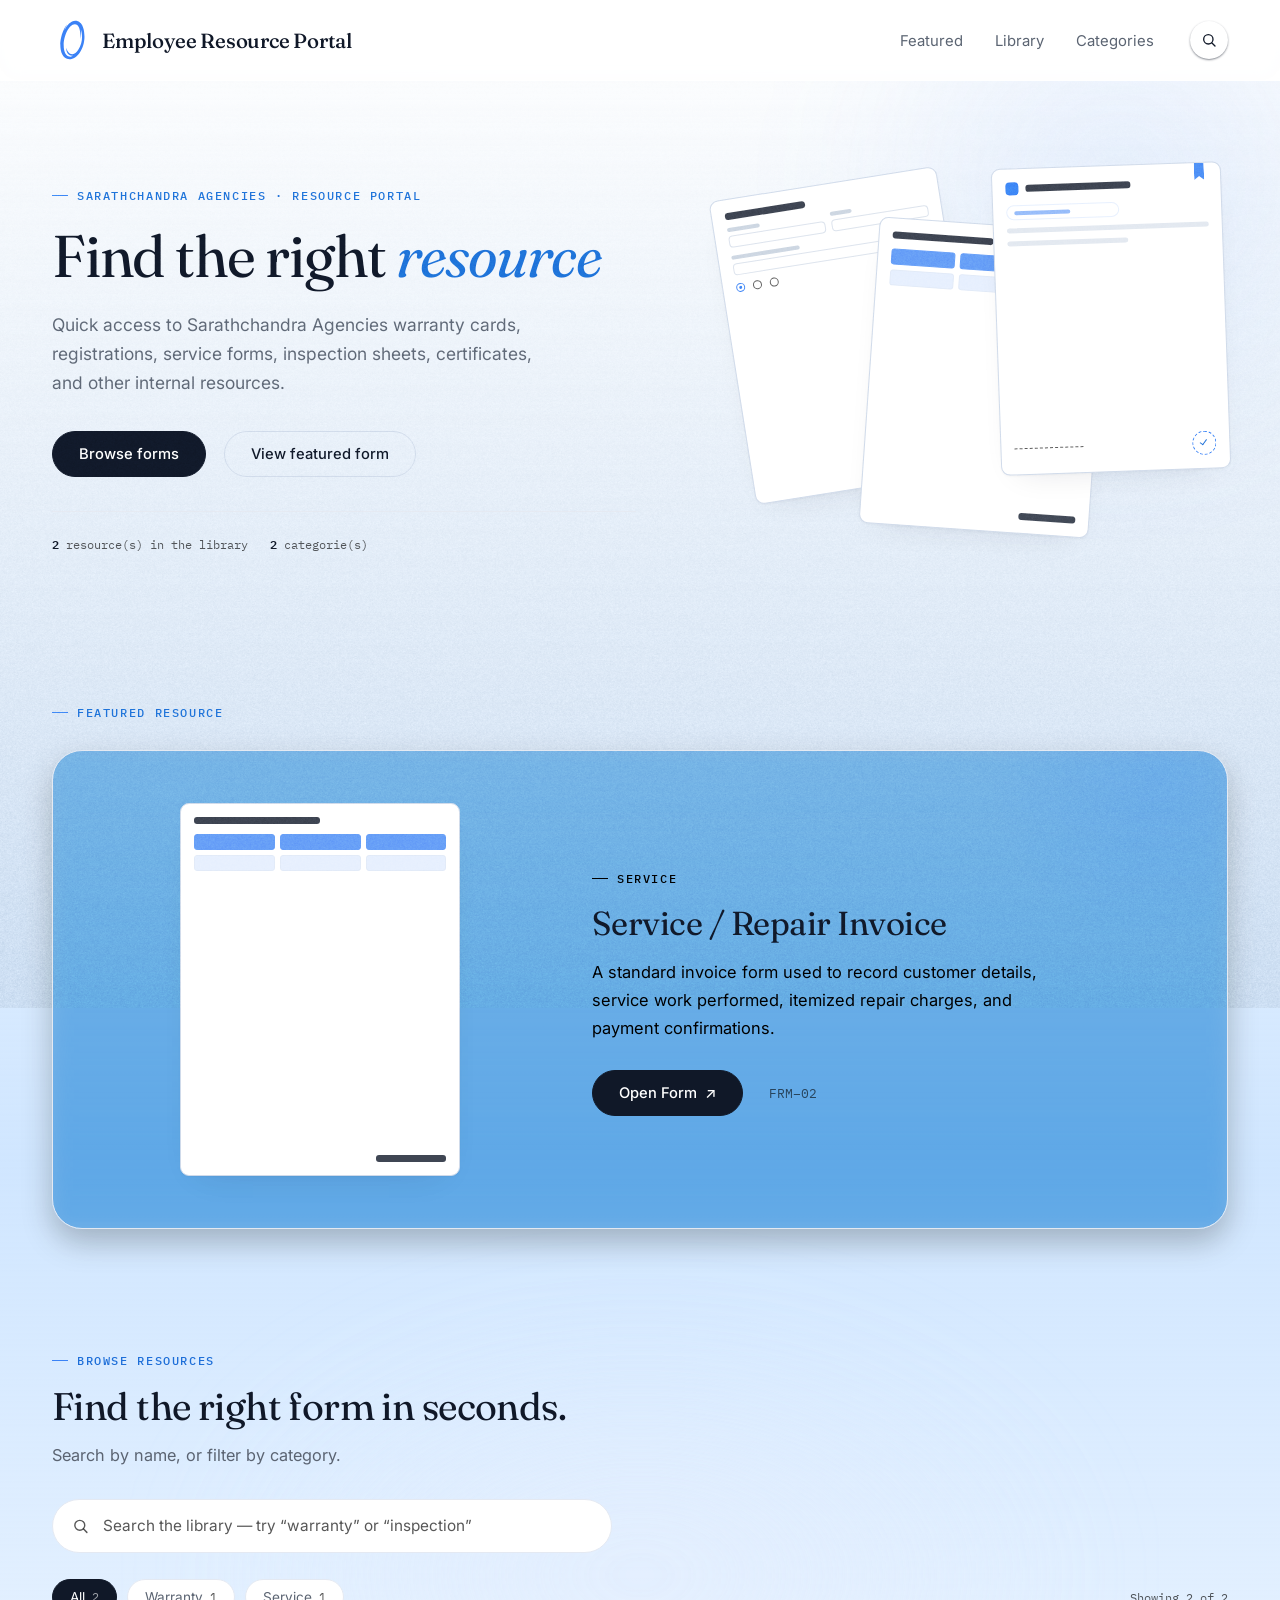
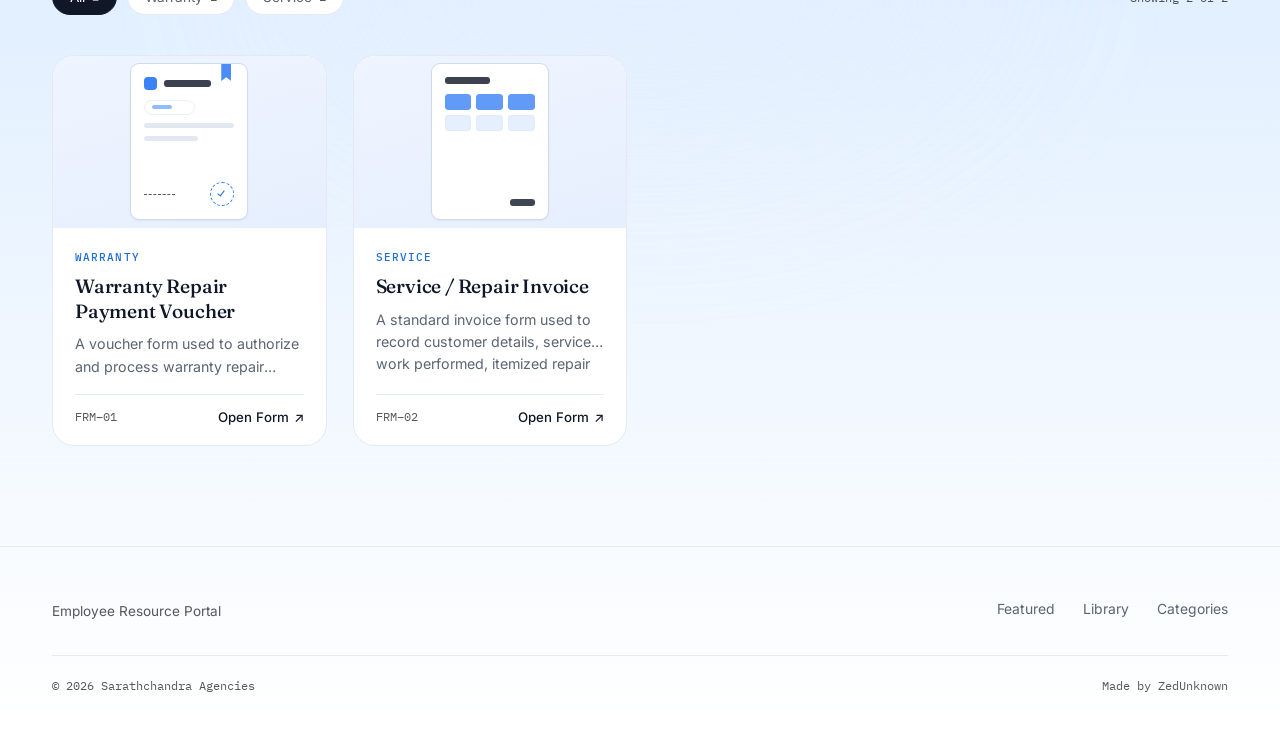
<file: index.html>
<!doctype html>
<html lang="en">
  <head>
    <meta charset="UTF-8" />
    <meta name="viewport" content="width=device-width, initial-scale=1.0" />
    <title>Employee Resource Portal</title>
    <meta
      name="description"
      content="A premium library of prebuilt, interactive forms — warranty cards, registrations, service orders, inspections, certificates, and labels."
    />

    <link rel="stylesheet" href="./style.css" />
    <link rel="preconnect" href="https://fonts.googleapis.com" />
    <link rel="preconnect" href="https://fonts.gstatic.com" crossorigin />
    <link
      href="https://fonts.googleapis.com/css2?family=Fraunces:opsz,wght@9..144,300;9..144,400;9..144,500;9..144,600&family=Inter:wght@400;500;600;700&family=IBM+Plex+Mono:wght@500;600&display=swap"
      rel="stylesheet"
    />
  </head>
  <body>
    <a class="skip-link" href="#library">Skip to the form library</a>
    <div class="film-grain" aria-hidden="true"></div>

    <!-- ============ HEADER ============ -->
    <header class="site-header" id="site-header">
      <div class="header-inner">
        <a class="logo" href="#home" aria-label="Formary home">
          <span class="logo-img" aria-hidden="true">
            <svg
              xmlns="http://www.w3.org/2000/svg"
              x="0px"
              y="0px"
              width="480"
              height="480"
              viewBox="0,0,256,256"
            >
              <g
                fill="#3b82f6"
                fill-rule="nonzero"
                stroke="none"
                stroke-width="1"
                stroke-linecap="butt"
                stroke-linejoin="miter"
                stroke-miterlimit="10"
                stroke-dasharray=""
                stroke-dashoffset="0"
                font-family="none"
                font-weight="none"
                font-size="none"
                text-anchor="none"
                style="mix-blend-mode: normal"
              >
                <g transform="scale(5.33333,5.33333)">
                  <path
                    d="M28.004,1c-5.382,0 -9.949,5.206 -13.14,11.472c1.615,-4.713 3.152,-7.482 3.152,-7.482c-8.107,10.848 -8.013,24.027 -8.013,24.027l0.011,-0.037c-0.015,0.299 -0.022,0.587 -0.022,0.864c0,7.891 2.364,17.154 10.929,17.154c9.451,0 18.062,-12.875 18.062,-27.018c-0.001,-16.916 -7.821,-18.98 -10.979,-18.98zM14.02,30.004c0,-11.091 6.302,-25.01 13.366,-25.01c4.302,0 7.348,5.451 6.569,18c0,0 1.224,-5.03 0.664,-11.641c0.832,2.301 1.385,5.418 1.385,9.645c0,2.188 -0.333,4.451 -0.908,6.667c-1.637,5.555 -5.387,13.336 -10.391,13.336c-6.258,0 -7.725,-8.053 -7.725,-8.053c0,8.993 5.608,10.088 8.482,10.06c-1.053,0.637 -2.1,0.997 -3.095,0.997c-5.317,0.001 -8.347,-4.776 -8.347,-14.001z"
                  ></path>
                </g>
              </g>
            </svg>
          </span>
          <span class="logo-word">Employee Resource Portal</span>
        </a>
        <nav class="nav" aria-label="Primary">
          <ul class="nav-links">
            <li><a class="nav-link" href="#featured">Featured</a></li>
            <li><a class="nav-link" href="#library">Library</a></li>
            <li><a class="nav-link" href="#categories">Categories</a></li>
          </ul>
          <button
            class="icon-btn"
            id="nav-search-btn"
            aria-label="Search the library"
          >
            <svg
              viewBox="0 0 24 24"
              fill="none"
              stroke="currentColor"
              stroke-width="2"
              stroke-linecap="round"
            >
              <circle cx="11" cy="11" r="7" />
              <line x1="21" y1="21" x2="16.4" y2="16.4" />
            </svg>
          </button>
        </nav>
      </div>
    </header>

    <main id="home">
      <!-- ============ HERO ============ -->
      <section class="hero">
        <div class="bg-glow bg-glow--hero" aria-hidden="true"></div>
        <div class="container hero-inner">
          <div class="hero-text reveal">
            <span class="eyebrow"
              >SARATHCHANDRA AGENCIES · Resource Portal</span
            >
            <h1 class="hero-title">Find the right <em>resource</em></h1>
            <p class="hero-sub">
              Quick access to Sarathchandra Agencies warranty cards,
              registrations, service forms, inspection sheets, certificates, and
              other internal resources.
            </p>
            <div class="hero-actions">
              <a class="btn btn-primary" href="#library">Browse forms</a>
              <a class="btn btn-ghost" href="#featured">View featured form</a>
            </div>
            <div class="hero-meta">
              <span><b id="hero-count">—</b> resource(s) in the library</span>
              <span><b id="hero-cat-count">—</b> categorie(s)</span>
            </div>
          </div>

          <div class="hero-stack" aria-hidden="true">
            <div class="stack-sheet stack-1" id="stack-1"></div>
            <div class="stack-sheet stack-2" id="stack-2"></div>
            <div class="stack-sheet stack-3" id="stack-3"></div>
          </div>
        </div>
      </section>

      <!-- ============ FEATURED ============ -->
      <section class="featured" id="featured">
        <div class="container">
          <div class="section-head reveal">
            <span class="eyebrow">Featured resource</span>
          </div>
          <div class="featured-card reveal">
            <div class="featured-preview" id="featured-preview"></div>
            <div class="featured-content">
              <span class="eyebrow black" id="featured-eyebrow-cat">—</span>
              <h3 class="featured-title" id="featured-title">—</h3>
              <p class="featured-desc" id="featured-desc">—</p>
              <div class="featured-foot">
                <a
                  class="btn btn-primary white"
                  id="featured-link"
                  href="#"
                  target="_blank"
                  >Open Form <span aria-hidden="true">↗</span></a
                >
                <span class="featured-code" id="featured-code">—</span>
              </div>
            </div>
          </div>
        </div>
      </section>

      <!-- ============ LIBRARY ============ -->
      <section class="library" id="library">
        <div class="bg-glow bg-glow--library" aria-hidden="true"></div>
        <div class="container">
          <div class="section-head reveal">
            <span class="eyebrow">Browse resources</span>
            <h2>Find the right form in seconds.</h2>
            <p>Search by name, or filter by category.</p>
          </div>

          <div class="toolbar reveal" id="categories">
            <div class="search-wrap">
              <svg
                class="search-icon"
                viewBox="0 0 24 24"
                fill="none"
                stroke="currentColor"
                stroke-width="2"
                stroke-linecap="round"
              >
                <circle cx="11" cy="11" r="7" />
                <line x1="21" y1="21" x2="16.4" y2="16.4" />
              </svg>
              <input
                class="search-input"
                id="search-input"
                type="text"
                placeholder="Search the library — try “warranty” or “inspection”"
                aria-label="Search forms"
              />
            </div>
            <div class="filters-row">
              <div
                class="filters"
                id="filters"
                role="group"
                aria-label="Filter by category"
              ></div>
              <span class="results-meta" id="results-meta"></span>
            </div>
          </div>

          <div class="grid" id="grid"></div>
          <p class="empty-state" id="empty-state">
            No forms match your search. Try a different term or clear the
            filters.
          </p>
        </div>
      </section>
    </main>

    <!-- ============ FOOTER ============ -->
    <footer class="site-footer">
      <div class="container">
        <div class="footer-inner">
          <div>
            <p class="footer-tag">Employee Resource Portal</p>
          </div>
          <nav class="footer-links" aria-label="Footer">
            <a href="#featured">Featured</a>
            <a href="#library">Library</a>
            <a href="#categories">Categories</a>
          </nav>
        </div>
        <div class="footer-bottom">
          <span>© 2026 Sarathchandra Agencies</span>
          <span>Made by ZedUnknown</span>
        </div>
      </div>
    </footer>

    <script src="./script.js"></script>
  </body>
</html>
</file>
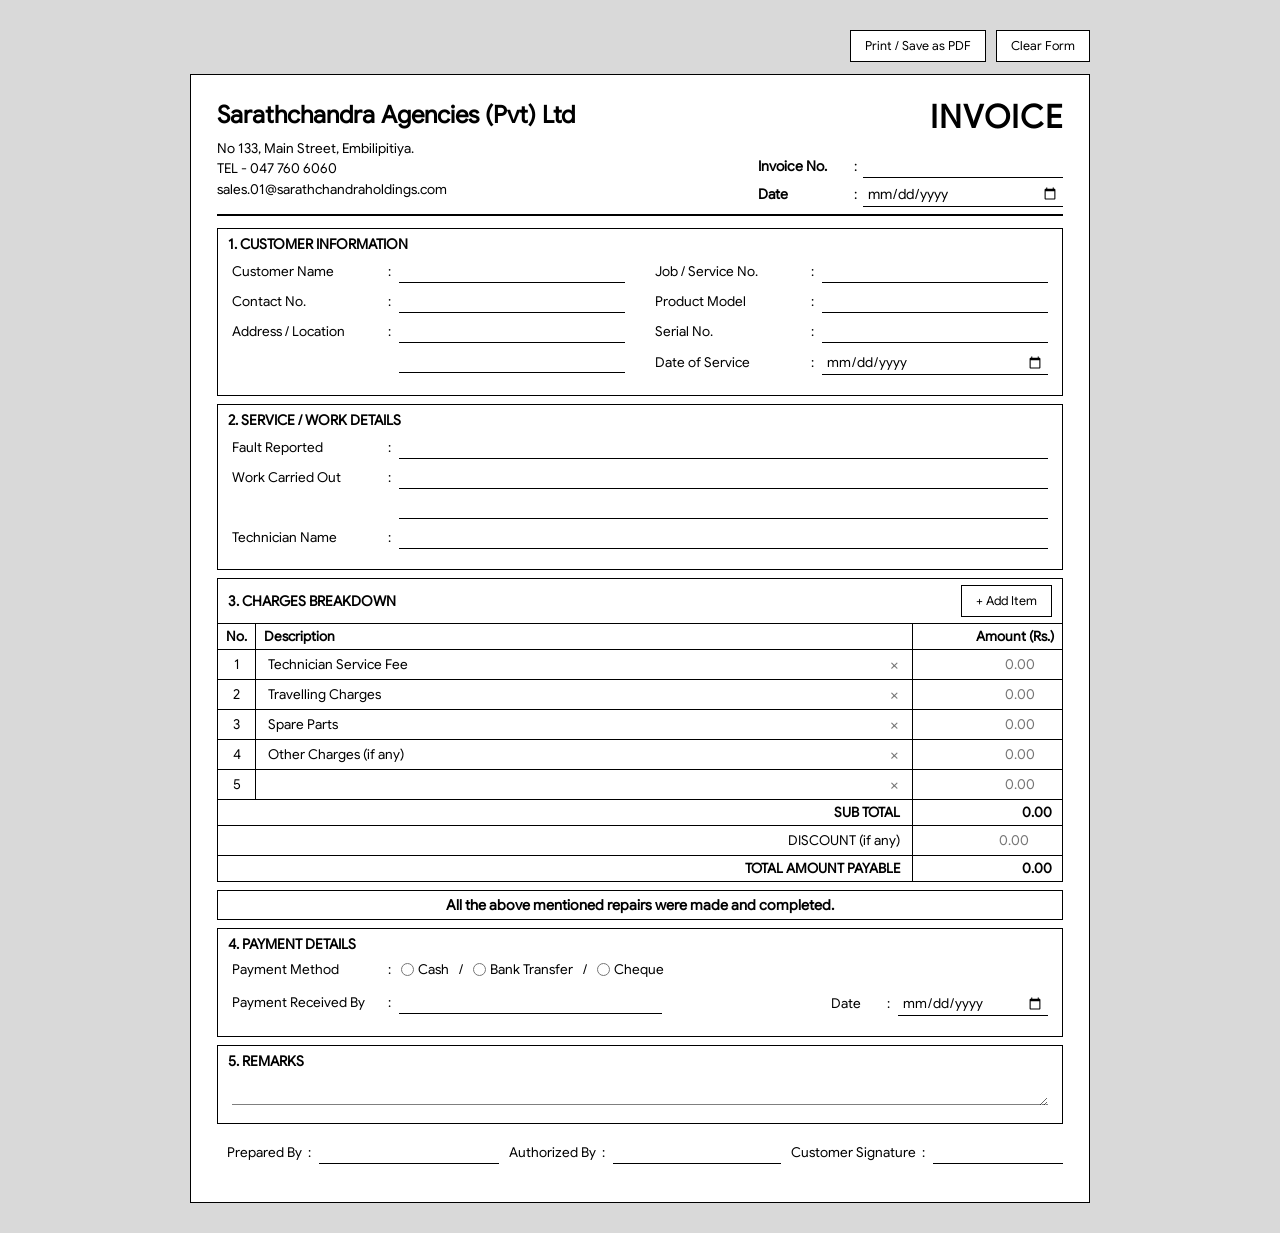
<file: resources/forms/service_repair_invoice.html>
<!doctype html><html lang="en"><head><meta charset="UTF-8" /><meta name="viewport" content="width=device-width, initial-scale=1.0" /><title>Invoice - Sarathchandra Agencies</title><style>:root{ --ink: #000000; --line: #000000; --paper: #ffffff; --bg: #d9d9d9;} *{ box-sizing: border-box;} @font-face{ font-family: "Google Sans"; font-style: normal; font-weight: 400; src: url("../../assets/fonts/google-sans/static/GoogleSans-Regular.ttf") format("truetype");} body{ margin: 0; padding: 30px 16px; background: var(--bg); font-family: "Google Sans", "Helvetica Neue", Helvetica, Arial, sans-serif; color: var(--ink); display: flex; flex-direction: column; justify-content: center; align-items: center;} .toolbar{ max-width: 900px; width: 100%; margin: 0 auto 12px; display: flex; gap: 10px; justify-content: flex-end;} button{ font-family: inherit; font-size: 0.78rem; padding: 7px 14px; border: 1px solid #000; background: var(--paper); cursor: pointer;} button:hover{ background: #000; color: #fff;} .sheet{ width: 100%; max-width: 900px; background: var(--paper); border: 1.5px solid var(--line); padding: 22px 26px 18px;} .letterhead{ display: flex; justify-content: space-between; align-items: flex-start; margin-bottom: 0;} .company-info .company-name{ font-size: 1.5rem; font-weight: 800; margin-bottom: 6px;} .company-info div{ font-size: 0.85rem; line-height: 1.5;} .invoice-title{ width: 100%; font-size: 2rem; font-weight: 600; letter-spacing: 0.03em; white-space: nowrap; text-align: right;} .invoice-header-right{ width: 300px; max-width: 100%; display: flex; flex-direction: column; align-items: center;} .invoice-meta{ width: 100%; display: flex; flex-direction: column; gap: 4px; margin-top: 18px; font-size: 0.88rem;} .invoice-meta .plain-field{ justify-content: flex-end;} .thick-divider{ border: none; border-top: 2.5px solid var(--line); margin: 7px 0 12px;} .plain-field{ display: flex; align-items: baseline; gap: 6px;} .plain-field label{ font-weight: bold; white-space: nowrap; min-width: 90px;} .plain-field input{ border: none; border-bottom: 1px solid #000; background: transparent; font-family: inherit; font-size: 0.88rem; padding: 2px 4px; min-width: 200px; flex: 1;} .plain-field input:focus{ outline: none; background: #f5f5e8;} .box{ border: 1px solid var(--line); margin-bottom: 8px;} .box-title{ font-weight: 800; font-size: 0.88rem; padding: 6px 10px; } .box-body{ padding: 2px 14px 12px;} .row{ display: grid; grid-template-columns: repeat(2, minmax(0, 1fr)); gap: 0 30px;} .row >div, .row .kv{ min-width: 0;} .row .kv input{ width: 0; max-width: 100%;} .kv{ display: flex; align-items: baseline; gap: 6px; margin-bottom: 8px; font-size: 0.85rem;} .kv label{ min-width: 150px; white-space: nowrap;} .kv .colon{ padding-right: 2px;} .kv input, .kv input[type="date"]{ flex: 1; border: none; border-bottom: 1px solid #000; background: transparent; font-family: inherit; font-size: 0.85rem; padding: 2px 4px; min-width: 0;} .kv input:focus{ outline: none; background: #f5f5e8; border-bottom: 1px solid #000;} .divider{ border: none; border-top: 1px solid var(--line); margin: 6px 0 12px;} table{ width: 100%; border-collapse: collapse; font-size: 0.85rem;} #costTable tr >:first-child{ border-left: 0;} #costTable tr >:last-child{ border-right: 0;} .table-title{ display: flex; justify-content: space-between; align-items: center;} th, td{ border: 1px solid var(--line); padding: 4px 8px; text-align: left; vertical-align: middle;} tr:last-child>td{ border-bottom: 0;} th{ font-weight: 800; text-align: center; background: transparent;} th.desc-head{ text-align: left;} th.amt-head{ text-align: right;} td.no-col{ width: 34px; text-align: center;} td.amt-col{ width: 150px;} td.desc-cell{ position: relative; padding-right: 34px;} .remove-row{ position: absolute; top: 50%; right: 7px; width: 20px; height: 20px; padding: 0; border: 0; background: transparent; color: #777; font-size: 1rem; line-height: 20px; transform: translateY(-50%);} .remove-row:hover, .remove-row:focus-visible{ color: #a00; background: #fdd;} table input[type="text"], table input[type="number"]{ border: none; background: transparent; width: 100%; font-family: inherit; font-size: 0.85rem; padding: 2px 4px;} table input[type="number"]{ text-align: right;} table input:focus{ outline: none; background: #f5f5e8;} tfoot td{ font-weight: 800;} tfoot td.label-cell{ text-align: right; padding-right: 12px;} tfoot tr.discount-row td{ font-weight: normal;} #subTotal, #discountInput, #totalAmount{ text-align: right; padding-right: 10px;} .add-row-btn{ margin: 0px;} textarea{ width: 100%; height: 28px; min-height: 28px; resize: vertical; border: none; font-family: inherit; font-size: 0.85rem; padding: 2px 4px; line-height: 1.8; background-image: repeating-linear-gradient(to bottom, transparent, transparent 26px, #000 27px); background-attachment: local;} textarea:focus{ outline: none; background-color: #f5f5e8;} .statement-box{ border: 1px solid var(--line); margin-bottom: 8px; padding: 5px 14px; text-align: center; font-weight: 800; font-size: 0.9rem;} .payment-method{ display: flex; align-items: center; gap: 10px; font-size: 0.85rem; flex-wrap: wrap; margin-bottom: 4px;} .payment-method .pm-heading{ display: flex; align-items: center; gap: 6px;} .payment-method label.pm-title{ min-width: 150px; white-space: nowrap;} .payment-method .pm-option{ display: inline-flex; align-items: center; gap: 4px; white-space: nowrap; line-height: 1;} .payment-method .pm-option input[type="radio"]{ flex: 0 0 auto; margin: 0;} .payment-details-row{ display: flex; justify-content: space-between; gap: 20px; flex-wrap: wrap;} .payment-details-row .kv{ min-width: 260px;} .payment-date{ display: flex; justify-content: flex-end;} #paymentDate{ flex: 0 0 auto; min-width: 150px;} .sign-grid{ display: grid; grid-template-columns: repeat(3, minmax(0, 1fr)); width: 100%; margin-bottom: 12px;} .sign-cell{ padding: 10px 0px 0px 10px; min-width: 0; } .sign-cell .kv{ width: 100%; min-width: 0;} .sign-cell .sign-heading{ font-weight: 800; text-align: center; margin-bottom: 10px; font-size: 0.85rem;} .sign-cell .kv label{ min-width: 0; flex: 0 0 auto;} .sign-cell .kv input{ width: 0; min-width: 0; flex: 1 1 0;} @page{ size: A4 portrait; margin: 0;} @media print{ html, body{ width: 100%; margin: 0; background: var(--paper); padding: 0;} .toolbar{ display: none;} .sheet{ width: 100%; max-width: none; border: 0;} .no-print{ display: none !important;}} @media (max-width: 640px){ .row{ grid-template-columns: 1fr;} .letterhead{ flex-direction: column; gap: 10px;} .invoice-title{ font-size: 1.5rem;} .invoice-header-right{ width: 100%; align-items: flex-start;} .invoice-meta{ margin-top: 8px;} .kv label{ min-width: 120px; font-size: 0.78rem;} .sign-cell .kv label{ min-width: 120px; flex: 0 0 auto;} .sign-grid{ grid-template-columns: 1fr;} .sign-cell{ border-right: none;} .sign-cell:last-child{ border-bottom: none;} .payment-details-row .kv{ min-width: 0;}} </style></head><body><div class="toolbar"><button onclick="window.print()">Print / Save as PDF</button><button onclick="resetForm()">Clear Form</button></div><div class="sheet"><div class="letterhead"><div class="company-info"><div class="company-name">Sarathchandra Agencies (Pvt) Ltd</div><div>No 133, Main Street, Embilipitiya.</div><div>TEL - 047 760 6060</div><div>sales.01@sarathchandraholdings.com</div></div><div class="invoice-header-right"><div class="invoice-title">INVOICE</div><div class="invoice-meta"><div class="plain-field"><label for="invoiceNo">Invoice No.</label><span class="colon">:</span><input type="text" id="invoiceNo" /></div><div class="plain-field"><label for="invoiceDate">Date</label><span class="colon">:</span><input type="date" id="invoiceDate" /></div></div></div></div><hr class="thick-divider" /><div class="box"><div class="box-title">1. CUSTOMER INFORMATION</div><div class="box-body"><div class="row"><div><div class="kv"><label for="endUserName">Customer Name</label><span class="colon">:</span><input type="text" id="endUserName" /></div><div class="kv"><label for="contactNo">Contact No.</label><span class="colon">:</span><input type="text" id="contactNo" /></div><div class="kv"><label for="addressLocation">Address / Location</label><span class="colon">:</span><input type="text" id="addressLocation" /></div><div class="kv"><label></label><span class="colon" style="opacity: 0;">:</span><input type="text" id="addressLocation2" /></div></div><div><div class="kv"><label for="jobServiceNo">Job / Service No.</label><span class="colon">:</span><input type="text" id="jobServiceNo" /></div><div class="kv"><label for="productModel">Product Model</label><span class="colon">:</span><input type="text" id="productModel" /></div><div class="kv"><label for="serialNo">Serial No.</label><span class="colon">:</span><input type="text" id="serialNo" /></div><div class="kv"><label for="dateOfService">Date of Service</label><span class="colon">:</span><input type="date" id="dateOfService" /></div></div></div></div></div><div class="box"><div class="box-title">2. SERVICE / WORK DETAILS</div><div class="box-body"><div class="kv"><label for="faultReported">Fault Reported</label><span class="colon">:</span><input type="text" id="faultReported" /></div><div class="kv"><label for="workCarriedOut">Work Carried Out</label><span class="colon">:</span><input type="text" id="workCarriedOut" /></div><div class="kv"><label></label><span class="colon" style="opacity: 0;">:</span><input type="text" id="workCarriedOut2" /></div><div class="kv"><label for="technicianName">Technician Name</label><span class="colon">:</span><input type="text" id="technicianName" /></div></div></div><div class="box"><div class="box-title table-title">3. CHARGES BREAKDOWN <button class="add-row-btn no-print" onclick="addRow()">+ Add Item </button></div><div class="box-body" style="padding: 0"><table id="costTable"><thead><tr><th class="no-col">No.</th><th class="desc-head">Description</th><th class="amt-head">Amount (Rs.)</th></tr></thead><tbody><tr><td class="no-col">1</td><td class="desc-cell"><input type="text" class="desc-input" value="Technician Service Fee" /><button type="button" class="remove-row no-print" title="Remove item" aria-label="Remove item">&times;</button></td><td class="amt-col"><input type="number" class="amt-input" step="0.01" placeholder="0.00" /></td></tr><tr><td class="no-col">2</td><td class="desc-cell"><input type="text" class="desc-input" value="Travelling Charges" /><button type="button" class="remove-row no-print" title="Remove item" aria-label="Remove item">&times;</button></td><td class="amt-col"><input type="number" class="amt-input" step="0.01" placeholder="0.00" /></td></tr><tr><td class="no-col">3</td><td class="desc-cell"><input type="text" class="desc-input" value="Spare Parts" /><button type="button" class="remove-row no-print" title="Remove item" aria-label="Remove item">&times;</button></td><td class="amt-col"><input type="number" class="amt-input" step="0.01" placeholder="0.00" /></td></tr><tr><td class="no-col">4</td><td class="desc-cell"><input type="text" class="desc-input" value="Other Charges (if any)" /><button type="button" class="remove-row no-print" title="Remove item" aria-label="Remove item">&times;</button></td><td class="amt-col"><input type="number" class="amt-input" step="0.01" placeholder="0.00" /></td></tr><tr><td class="no-col">5</td><td class="desc-cell"><input type="text" class="desc-input" /><button type="button" class="remove-row no-print" title="Remove item" aria-label="Remove item">&times;</button></td><td class="amt-col"><input type="number" class="amt-input" step="0.01" placeholder="0.00" /></td></tr></tbody><tfoot><tr><td colspan="2" class="label-cell">SUB TOTAL</td><td id="subTotal">0.00</td></tr><tr class="discount-row"><td colspan="2" class="label-cell">DISCOUNT (if any)</td><td class="amt-col"><input type="number" id="discountInput" step="0.01" placeholder="0.00" /></td></tr><tr><td colspan="2" class="label-cell">TOTAL AMOUNT PAYABLE</td><td id="totalAmount">0.00</td></tr></tfoot></table></div></div><div class="statement-box">All the above mentioned repairs were made and completed. </div><div class="box"><div class="box-title">4. PAYMENT DETAILS</div><div class="box-body"><div class="payment-details-row"><div class="payment-method"><span class="pm-heading"><label class="pm-title">Payment Method</label><span class="colon">:</span></span><label class="pm-option"><input type="radio" name="paymentMethod" value="Cash" />Cash</label>/ <label class="pm-option"><input type="radio" name="paymentMethod" value="Bank Transfer" />Bank Transfer</label>/ <label class="pm-option"><input type="radio" name="paymentMethod" value="Cheque" />Cheque</label></div></div><div class="payment-details-row" style="margin-top: 10px"><div class="kv"><label for="paymentReceivedBy">Payment Received By</label><span class="colon">:</span><input type="text" id="paymentReceivedBy" /></div><div class="kv payment-date"><label for="paymentDate" style="min-width: 50px;">Date</label><span class="colon">:</span><input type="date" id="paymentDate" /></div></div></div></div><div class="box"><div class="box-title">5. REMARKS</div><div class="box-body"><textarea id="remarks"></textarea></div></div><div class="sign-grid"><div class="sign-cell"><div class="kv"><label for="preparedSign">Prepared By</label><span class="colon">:</span><input type="text" id="preparedSign"/></div></div><div class="sign-cell"><div class="kv"><label for="authorizedSign">Authorized By</label><span class="colon">:</span><input type="text" id="authorizedSign"/></div></div><div class="sign-cell"><div class="kv"><label for="customerSign">Customer Signature</label><span class="colon">:</span><input type="text" id="customerSign"/></div></div></div></div><script>const tableBody=document.querySelector("#costTable tbody"); const subTotalCell=document.getElementById("subTotal"); const totalCell=document.getElementById("totalAmount"); const discountInput=document.getElementById("discountInput"); tableBody.addEventListener("click", (event)=>{ const removeButton=event.target.closest(".remove-row"); if (!removeButton) return; removeButton.closest("tr").remove(); renumber(); calcTotal();}); function renumber(){ [...tableBody.rows].forEach((row, i)=>{ row.querySelector(".no-col").textContent=i + 1;});} function calcTotal(){ let subTotal=0; document.querySelectorAll(".amt-input").forEach((inp)=>{ const v=parseFloat(inp.value); if (!isNaN(v)) subTotal +=v;}); const discount=parseFloat(discountInput.value) || 0; const total=subTotal - discount; subTotalCell.textContent=subTotal.toFixed(2); totalCell.textContent=total.toFixed(2);} function attachRowEvents(row){ row.querySelector(".amt-input").addEventListener("input", calcTotal);} function addRow(){ const row=document.createElement("tr"); const idx=tableBody.rows.length + 1; row.innerHTML=` <td class="no-col">${idx}</td><td class="desc-cell"><input type="text" class="desc-input"><button type="button" class="remove-row no-print" title="Remove item" aria-label="Remove item">&times;</button></td><td class="amt-col"><input type="number" class="amt-input" step="0.01" placeholder="0.00"></td>`; tableBody.appendChild(row); attachRowEvents(row); renumber();} document.querySelectorAll(".amt-input").forEach((inp)=>{ inp.addEventListener("input", calcTotal);}); discountInput.addEventListener("input", calcTotal); function resetForm(){ if (!confirm("Clear all fields on this form?")) return; document .querySelectorAll( 'input[type="text"], input[type="date"], input[type="number"], textarea', ) .forEach((el)=>{ if (el.classList.contains("desc-input")) return; el.value="";}); document .querySelectorAll('input[type="radio"]') .forEach((el)=>(el.checked=false)); calcTotal();} calcTotal(); </script></body></html>
</file>
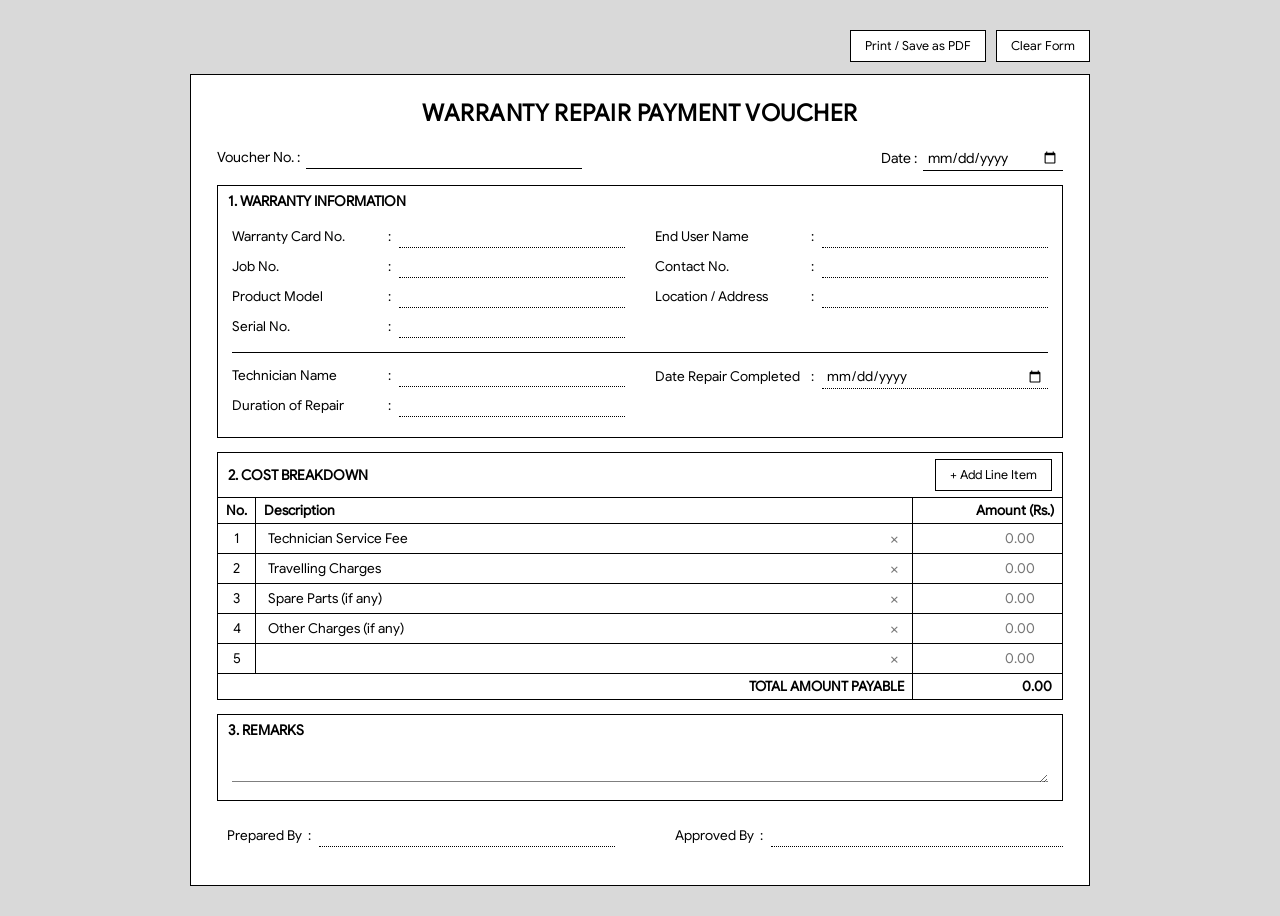
<file: resources/forms/warranty_repair_payment_voucher.html>
<!doctype html><html lang="en"><head><meta charset="UTF-8" /><meta name="viewport" content="width=device-width, initial-scale=1.0" /><title>Warranty Repair Payment Voucher</title><style>:root{ --ink: #000000; --line: #000000; --paper: #ffffff; --bg: #d9d9d9;} *{ box-sizing: border-box;} @font-face{ font-family: "Google Sans"; font-style: normal; font-weight: 400; src: url("../../assets/fonts/google-sans/static/GoogleSans-Regular.ttf") format("truetype");} body{ margin: 0; padding: 30px 16px; background: var(--bg); font-family: "Google Sans", "Helvetica Neue", Helvetica, Arial, sans-serif; color: var(--ink); display: flex; flex-direction: column; justify-content: center; align-items: center;} .toolbar{ max-width: 900px; width: 100%; margin: 0 auto 12px; display: flex; gap: 10px; justify-content: flex-end;} button{ font-family: inherit; font-size: 0.78rem; padding: 7px 14px; border: 1px solid #000; background: var(--paper); cursor: pointer;} button:hover{ background: #000; color: #fff;} .sheet{ width: 100%; max-width: 900px; background: var(--paper); border: 1.5px solid var(--line); padding: 22px 26px 18px;} h1{ text-align: center; font-size: 1.45rem; font-weight: 800; letter-spacing: 0.02em; margin: 2px 0 18px;} .voucher-meta{ display: flex; justify-content: space-between; gap: 24px; margin-bottom: 14px; font-size: 0.88rem;} .plain-field{ display: flex; align-items: baseline; gap: 6px;} .plain-field label{ font-weight: normal; white-space: nowrap;} .plain-field input{ border: none; border-bottom: 1px solid #000; background: transparent; font-family: inherit; font-size: 0.88rem; padding: 2px 4px; min-width: 140px; flex: 1;} .plain-field input:focus{ outline: none; background: #f5f5e8;} .box{ border: 1px solid var(--line); margin-bottom: 14px;} .box-title{ font-weight: 800; font-size: 0.88rem; padding: 6px 10px; } .box-body{ padding: 10px 14px 12px;} .row{ display: grid; grid-template-columns: 1fr 1fr; grid-template-columns: repeat(2, minmax(0, 1fr)); gap: 0 30px;} .row >div, .row .kv{ min-width: 0;} .row .kv input{ width: 0; max-width: 100%;} .kv{ display: flex; align-items: baseline; gap: 6px; margin-bottom: 8px; font-size: 0.85rem;} .kv label{ min-width: 150px; white-space: nowrap;} .kv .colon{ padding-right: 2px;} .kv input, .kv input[type="date"]{ flex: 1; border: none; border-bottom: 1px dotted #000; background: transparent; font-family: inherit; font-size: 0.85rem; padding: 2px 4px; min-width: 0;} .kv input:focus{ outline: none; background: #f5f5e8; border-bottom: 1px solid #000;} .divider{ border: none; border-top: 1px solid var(--line); margin: 6px 0 12px;} table{ width: 100%; border-collapse: collapse; font-size: 0.85rem;} #costTable tr >:first-child{ border-left: 0;} #costTable tr >:last-child{ border-right: 0;} .table-title{ display: flex; justify-content: space-between; align-items: center;} th, td{ border: 1px solid var(--line); padding: 4px 8px; text-align: left; vertical-align: middle;} tr:last-child>td{ border-bottom: 0;} th{ font-weight: 800; text-align: center; background: transparent;} th.desc-head{ text-align: left;} th.amt-head{ text-align: right;} td.no-col{ width: 34px; text-align: center;} td.amt-col{ width: 150px;} td.desc-cell{ position: relative; padding-right: 34px;} .remove-row{ position: absolute; top: 50%; right: 7px; width: 20px; height: 20px; padding: 0; border: 0; background: transparent; color: #777; font-size: 1rem; line-height: 20px; transform: translateY(-50%);} .remove-row:hover, .remove-row:focus-visible{ color: #a00; background: #fdd;} table input[type="text"], table input[type="number"]{ border: none; background: transparent; width: 100%; font-family: inherit; font-size: 0.85rem; padding: 2px 4px;} table input[type="number"]{ text-align: right;} table input:focus{ outline: none; background: #f5f5e8;} tfoot td{ font-weight: 800;} tfoot td.label-cell{ text-align: right;} #totalAmount{ text-align: right; padding-right: 10px;} .add-row-btn{ margin: 0px;} textarea{ width: 100%; height: 28px; min-height: 28px; resize: vertical; border: none; font-family: inherit; font-size: 0.85rem; padding: 2px 4px; line-height: 1.8; background-image: repeating-linear-gradient(to bottom, transparent, transparent 26px, #000 27px); background-attachment: local;} textarea:focus{ outline: none; background-color: #f5f5e8;} /* .sign-row{ display: flex; justify-content: space-between; gap: 40px; margin-top: 16px;} */ .sign-grid{ display: grid; grid-template-columns: repeat(2, minmax(0, 1fr)); width: 100%; margin-bottom: 12px; gap: 0px 50px;} .sign-cell{ padding: 10px 0px 0px 10px; min-width: 0; } .sign-cell .kv{ width: 100%; min-width: 0;} .sign-cell .sign-heading{ font-weight: 800; text-align: center; margin-bottom: 10px; font-size: 0.85rem;} .sign-cell .kv label{ min-width: 0; flex: 0 0 auto;} .sign-cell .kv input{ width: 0; min-width: 0; flex: 1 1 0;} @page{ size: A4 portrait; margin: 0;} @media print{ html, body{ width: 100%; margin: 0; background: var(--paper); padding: 0;} .toolbar{ display: none;} .sheet{ width: 100%; max-width: none; border: 0;} .no-print{ display: none !important;}} @media (max-width: 640px){ .row{ grid-template-columns: 1fr;} .letterhead{ flex-direction: column; gap: 10px;} .invoice-title{ font-size: 1.5rem;} .invoice-header-right{ width: 100%; align-items: flex-start;} .invoice-meta{ margin-top: 8px;} .kv label{ min-width: 120px; font-size: 0.78rem;} .sign-cell .kv label{ min-width: 120px; flex: 0 0 auto;} .sign-grid{ grid-template-columns: 1fr;} .sign-cell{ border-right: none;} .sign-cell:last-child{ border-bottom: none;} .payment-details-row .kv{ min-width: 0;}} </style></head><body><div class="toolbar"><button onclick="window.print()">Print / Save as PDF</button><button onclick="resetForm()">Clear Form</button></div><div class="sheet"><h1>WARRANTY REPAIR PAYMENT VOUCHER</h1><div class="voucher-meta"><div class="plain-field"><label for="voucherNo">Voucher No. :</label><input type="text" id="voucherNo" /></div><div class="plain-field"><label for="voucherDate">Date :</label><input type="date" id="voucherDate" /></div></div><div class="box"><div class="box-title">1. WARRANTY INFORMATION</div><div class="box-body"><div class="row"><div><div class="kv"><label for="warrantyCardNo">Warranty Card No.</label><span class="colon">:</span><input type="text" id="warrantyCardNo" /></div><div class="kv"><label for="jobNo">Job No.</label><span class="colon">:</span><input type="text" id="jobNo" /></div><div class="kv"><label for="productModel">Product Model</label><span class="colon">:</span><input type="text" id="productModel" /></div><div class="kv"><label for="serialNo">Serial No.</label><span class="colon">:</span><input type="text" id="serialNo" /></div></div><div><div class="kv"><label for="endUserName">End User Name</label><span class="colon">:</span><input type="text" id="endUserName" /></div><div class="kv"><label for="contactNo">Contact No.</label><span class="colon">:</span><input type="text" id="contactNo" /></div><div class="kv"><label for="locationAddress">Location / Address</label><span class="colon">:</span><input type="text" id="locationAddress" /></div></div></div><hr class="divider" /><div class="row"><div><div class="kv"><label for="technicianName">Technician Name</label><span class="colon">:</span><input type="text" id="technicianName" /></div><div class="kv"><label for="durationRepair">Duration of Repair</label><span class="colon">:</span><input type="text" id="durationRepair" /></div></div><div><div class="kv"><label for="dateCompleted">Date Repair Completed</label><span class="colon">:</span><input type="date" id="dateCompleted" /></div></div></div></div></div><div class="box"><div class="box-title table-title">2. COST BREAKDOWN <button class="add-row-btn no-print" onclick="addRow()">+ Add Line Item </button></div><div class="box-body" style="padding: 0"><table id="costTable"><thead><tr><th class="no-col">No.</th><th class="desc-head">Description</th><th class="amt-head">Amount (Rs.)</th></tr></thead><tbody><tr><td class="no-col">1</td><td class="desc-cell"><input type="text" class="desc-input" value="Technician Service Fee" /><button type="button" class="remove-row no-print" title="Remove item" aria-label="Remove item">&times;</button></td><td class="amt-col"><input type="number" class="amt-input" step="0.01" placeholder="0.00" /></td></tr><tr><td class="no-col">2</td><td class="desc-cell"><input type="text" class="desc-input" value="Travelling Charges" /><button type="button" class="remove-row no-print" title="Remove item" aria-label="Remove item">&times;</button></td><td class="amt-col"><input type="number" class="amt-input" step="0.01" placeholder="0.00" /></td></tr><tr><td class="no-col">3</td><td class="desc-cell"><input type="text" class="desc-input" value="Spare Parts (if any)" /><button type="button" class="remove-row no-print" title="Remove item" aria-label="Remove item">&times;</button></td><td class="amt-col"><input type="number" class="amt-input" step="0.01" placeholder="0.00" /></td></tr><tr><td class="no-col">4</td><td class="desc-cell"><input type="text" class="desc-input" value="Other Charges (if any)" /><button type="button" class="remove-row no-print" title="Remove item" aria-label="Remove item">&times;</button></td><td class="amt-col"><input type="number" class="amt-input" step="0.01" placeholder="0.00" /></td></tr><tr><td class="no-col">5</td><td class="desc-cell"><input type="text" class="desc-input" /><button type="button" class="remove-row no-print" title="Remove item" aria-label="Remove item">&times;</button></td><td class="amt-col"><input type="number" class="amt-input" step="0.01" placeholder="0.00" /></td></tr></tbody><tfoot><tr><td colspan="2" class="label-cell">TOTAL AMOUNT PAYABLE</td><td id="totalAmount">0.00</td></tr></tfoot></table></div></div><div class="box"><div class="box-title">3. REMARKS</div><div class="box-body"><textarea id="remarks"></textarea></div></div><div class="sign-grid"><div class="sign-cell"><div class="kv"><label for="preparedSign">Prepared By</label><span class="colon">:</span><input type="text" id="preparedSign" /></div></div><div class="sign-cell"><div class="kv"><label for="authorizedSign">Approved By</label><span class="colon">:</span><input type="text" id="authorizedSign" /></div></div></div></div><script>const tableBody=document.querySelector("#costTable tbody"); const totalCell=document.getElementById("totalAmount"); tableBody.addEventListener("click", (event)=>{ const removeButton=event.target.closest(".remove-row"); if (!removeButton) return; removeButton.closest("tr").remove(); renumber(); calcTotal();}); function renumber(){ [...tableBody.rows].forEach((row, i)=>{ row.querySelector(".no-col").textContent=i + 1;});} function calcTotal(){ let total=0; document.querySelectorAll(".amt-input").forEach((inp)=>{ const v=parseFloat(inp.value); if (!isNaN(v)) total +=v;}); totalCell.textContent=total.toFixed(2);} // function attachRowEvents(row){ // row.querySelector(".amt-input").addEventListener("input", calcTotal); // const removeBtn=row.querySelector(".remove-row"); // if (removeBtn){ // removeBtn.addEventListener("click", ()=>{ // row.remove(); // renumber(); // calcTotal(); //}); //} //} function attachRowEvents(row){ row.querySelector(".amt-input").addEventListener("input", calcTotal);} function addRow(){ const row=document.createElement("tr"); const idx=tableBody.rows.length + 1; row.innerHTML=` <td class="no-col">${idx}</td><td class="desc-cell"><input type="text" class="desc-input"><button type="button" class="remove-row no-print" title="Remove item" aria-label="Remove item">&times;</button></td><td class="amt-col"><input type="number" class="amt-input" step="0.01" placeholder="0.00"></td>`; tableBody.appendChild(row); attachRowEvents(row); renumber();} document.querySelectorAll(".amt-input").forEach((inp)=>{ inp.addEventListener("input", calcTotal);}); discountInput.addEventListener("input", calcTotal); function resetForm(){ if (!confirm("Clear all fields on this form?")) return; document .querySelectorAll( 'input[type="text"], input[type="date"], input[type="number"], textarea', ) .forEach((el)=>{ if (el.classList.contains("desc-input")) return; el.value="";}); document .querySelectorAll('input[type="radio"]') .forEach((el)=>(el.checked=false)); calcTotal();} calcTotal(); </script></body></html>
</file>
<file: style.css>
:root{--paper:#FFFFFF;--mist:#EFF5FF;--mist-2:#E6EFFE;--blue:#3B82F6;--blue-deep:rgb(29,110,216);--blue-soft:rgba(59,130,246,.12);--blue-glow:rgba(59,130,246,.22);--ink:#101828;--slate:#5B6472;--slate-2:#000000a8;--line:#E4E9F2;--line-strong:#CFDAEA;--r-xl:30px;--r-lg:22px;--r-md:16px;--r-sm:8px;--shadow-soft:0 1px 2px rgba(16,24,40,.04),0 14px 34px -20px rgba(16,24,40,.14);--shadow-hover:0 6px 14px -4px rgba(59,130,246,.14),0 30px 54px -28px rgba(59,130,246,.35);--ease:cubic-bezier(.22,.61,.36,1);--font-serif:'Fraunces','Iowan Old Style',Georgia,serif;--font-sans:'Inter',-apple-system,BlinkMacSystemFont,'Segoe UI',sans-serif;--font-mono:'IBM Plex Mono','SFMono-Regular',Menlo,monospace}*,*::before,*::after{box-sizing:border-box}html{scroll-behavior:smooth}body{margin:0;background:linear-gradient(0deg,rgba(255,255,255,1) 0%,rgba(20,130,255,.2) 50%,rgba(255,255,255,1) 100%);color:var(--ink);font-family:var(--font-sans);-webkit-font-smoothing:antialiased;text-rendering:optimizeLegibility;overflow-x:hidden}img,svg{display:block;max-width:100%}a{color:inherit}button{font:inherit;color:inherit;background:none;border:none;cursor:pointer}ul{list-style:none;margin:0;padding:0}h1,h2,h3,p{margin:0}.skip-link{position:absolute;top:-48px;left:16px;z-index:1000;background:var(--ink);color:#fff;padding:10px 18px;border-radius:8px;font-size:.85rem;transition:top .25s var(--ease)}.skip-link:focus{top:16px}:focus-visible{outline:2px solid var(--blue);outline-offset:3px;border-radius:4px}.container{max-width:1240px;margin:0 auto;padding:0 32px}.film-grain{position:fixed;z-index:100;pointer-events:none;opacity:.2;mix-blend-mode:overlay;filter:contrast(280%) brightness(103%);will-change:transform;inset:-12%;background:url('/assets/film-grain.png') center center / 1280px 720px repeat;animation:.72s steps(2) 0s infinite normal none running grain}@keyframes grain{0%{transform:translate3d(-1.8%,1.2%,0) scale(1.02)}25%{transform:translate3d(1.4%,-1.1%,0) scale(1.025)}50%{transform:translate3d(.9%,1.7%,0) scale(1.02)}75%{transform:translate3d(-1.2%,-1.5%,0) scale(1.025)}100%{transform:translate3d(-1.8%,1.2%,0) scale(1.02)}}.bg-glow{position:absolute;border-radius:50%;filter:blur(70px);pointer-events:none;z-index:0}.bg-glow--hero{top:-220px;right:-160px;width:640px;height:640px;background:radial-gradient(circle,var(--blue-glow),transparent 70%);opacity:.55}.bg-glow--library{top:0;left:50%;transform:translateX(-50%);width:900px;height:500px;background:radial-gradient(ellipse,var(--mist-2),transparent 70%);opacity:.7}.reveal{opacity:0;transform:translateY(18px);transition:opacity .7s var(--ease),transform .7s var(--ease)}.reveal.in-view{opacity:1;transform:translateY(0)}.site-header{position:sticky;top:0;z-index:100;background:rgba(255,255,255,.85);backdrop-filter:blur(10px) saturate(140%);-webkit-backdrop-filter:blur(10px) saturate(140%);border-bottom:1px solid transparent;transition:border-color .4s var(--ease),box-shadow .4s var(--ease)}.site-header.scrolled{border-bottom-color:var(--line);box-shadow:0 8px 24px -20px rgba(16,24,40,.25)}.header-inner{display:flex;align-items:center;justify-content:space-between;padding:20px 32px;max-width:1240px;margin:0 auto}.logo{display:flex;align-items:center;gap:10px;text-decoration:none}.logo-img>svg{width:40px;height:auto;position:relative;flex:none}.logo-word{font-family:var(--font-serif);font-size:1.28rem;font-weight:500;letter-spacing:-.01em}.nav{display:flex;align-items:center;gap:36px}.nav-links{display:flex;gap:32px}.nav-link{font-size:.93rem;color:var(--slate);text-decoration:none;position:relative;padding:4px 0;transition:color .25s var(--ease)}.nav-link::after{content:'';position:absolute;left:0;bottom:0;width:0;height:1px;background:var(--blue);transition:width .3s var(--ease)}.nav-link:hover{color:var(--ink)}.nav-link:hover::after{width:100%}.icon-btn{width:38px;height:38px;border-radius:50%;display:flex;align-items:center;justify-content:center;box-shadow:0 1px 2px rgba(16,24,40,.5);transition:border-color .25s var(--ease),background .25s var(--ease),transform .25s var(--ease)}.icon-btn:hover{transform:translateY(-1px)}.icon-btn svg{width:16px;height:16px}@media (max-width:760px){.nav-links{display:none}}.btn{display:inline-flex;align-items:center;gap:8px;padding:13px 26px;border-radius:999px;font-size:.92rem;font-weight:500;text-decoration:none;transition:transform .3s var(--ease),box-shadow .3s var(--ease),background .3s var(--ease),border-color .3s var(--ease);white-space:nowrap}.btn-primary{background:var(--ink);color:#fff;border:1px solid var(--ink)}.btn-primary:hover{background:var(--blue-deep);border-color:var(--blue-deep);transform:translateY(-2px);box-shadow:0 14px 28px -14px rgba(29,78,216,.55)}.btn-primary.white:hover{background:rgba(0,0,0,.75);border-color:rgba(0,0,0,1);transform:translateY(-2px);box-shadow:0 14px 28px -14px rgba(29,78,216,.55)}.btn-ghost{background:transparent;color:var(--ink);border:1px solid var(--line-strong)}.btn-ghost:hover{border-color:var(--blue);color:var(--blue-deep);background:var(--mist)}.eyebrow{display:inline-flex;align-items:center;gap:9px;font-family:var(--font-mono);font-size:.72rem;letter-spacing:.14em;text-transform:uppercase;color:var(--blue-deep);font-weight:500}.eyebrow::before{content:'';width:16px;height:1px;background:var(--blue)}.eyebrow.black{color:#000000}.eyebrow.black::before{background:#000000}.hero{position:relative;padding:76px 0 100px;overflow:hidden}.hero-inner{display:grid;grid-template-columns:1.05fr .95fr;gap:64px;align-items:center;position:relative;z-index:1}.hero-title{font-family:var(--font-serif);font-weight:400;font-size:clamp(2.5rem,4.6vw,4.1rem);line-height:1.06;letter-spacing:-.02em;margin:22px 0 24px;max-width:15ch}.hero-title em{font-style:italic;color:var(--blue-deep);font-weight:400}.hero-sub{font-size:1.09rem;line-height:1.65;color:var(--slate);max-width:46ch;margin-bottom:34px}.hero-actions{display:flex;align-items:center;gap:18px;flex-wrap:wrap;margin-bottom:34px}.hero-meta{display:flex;gap:22px;flex-wrap:wrap;font-family:var(--font-mono);font-size:.78rem;color:var(--slate-2);padding-top:22px;border-top:1px solid var(--line)}.hero-meta b{color:var(--ink);font-weight:600}.hero-stack{position:relative;height:420px}.stack-sheet{position:absolute;width:230px;transition:transform .6s var(--ease);animation:float 7s ease-in-out infinite}.stack-sheet .doc-sheet{width:230px;aspect-ratio:3/4;box-shadow:var(--shadow-soft)}.stack-1{top:6%;left:6%;transform:rotate(-9deg);z-index:1;animation-delay:.2s}.stack-2{top:16%;left:32%;transform:rotate(4deg);z-index:2;animation-delay:1.1s}.stack-3{top:2%;left:56%;transform:rotate(-2deg);z-index:3;animation-delay:.6s}@keyframes float{0%,100%{translate:0 0}50%{translate:0 -12px}}@media (max-width:980px){.hero-inner{grid-template-columns:1fr;gap:56px}.hero-title{max-width:none}.hero-stack{height:300px}.stack-sheet{width:170px}.stack-sheet .doc-sheet{width:170px}.stack-1{left:2%}.stack-2{left:34%}.stack-3{left:64%}}.section-head{max-width:640px;margin-bottom:30px}.section-head h2{font-family:var(--font-serif);font-weight:400;font-size:clamp(1.9rem,3vw,2.5rem);letter-spacing:-.015em;margin-top:16px;line-height:1.15}.section-head p{color:var(--slate);font-size:1.02rem;margin-top:14px;line-height:1.6}.featured{padding:20px 0 96px;position:relative}.featured-card{box-shadow:0 13px 30px rgba(8,12,9,.25);background:rgba(29,127,207,.5);border:1px solid var(--line);border-radius:var(--r-xl);backdrop-filter:blur(10px) saturate(140%);-webkit-backdrop-filter:blur(10px) saturate(140%);border-bottom:1px solid var(--line);padding:52px;display:grid;grid-template-columns:.85fr 1.15fr;gap:56px;align-items:center;position:relative;overflow:hidden}.featured-card::before{content:'';position:absolute;width:340px;height:340px;border-radius:50%;background:radial-gradient(circle,var(--blue-glow),transparent 70%);top:-140px;right:-100px;opacity:.7;pointer-events:none}.featured-preview{display:flex;justify-content:center;position:relative;z-index:1}.featured-preview .doc-sheet{width:100%;max-width:280px;aspect-ratio:3/4;box-shadow:var(--shadow-soft)}.featured-content{position:relative;z-index:1}.featured-title{font-family:var(--font-serif);font-weight:400;letter-spacing:-.015em;font-size:clamp(1.7rem,2.6vw,2.35rem);margin:18px 0 16px;line-height:1.15}.featured-desc{color:#000000;font-size:1.03rem;line-height:1.7;max-width:48ch;margin-bottom:28px}.featured-foot{display:flex;align-items:center;gap:26px;flex-wrap:wrap}.featured-code{font-family:var(--font-mono);font-size:.8rem;color:rgba(0,0,0,.6)}@media (max-width:860px){.featured-card{grid-template-columns:1fr;padding:36px 28px;gap:32px;text-align:left}.featured-preview .doc-sheet{max-width:220px}}.library{padding:20px 0 40px;position:relative}.toolbar{display:flex;flex-direction:column;gap:26px;margin-bottom:40px}.search-wrap{position:relative;max-width:560px}.search-icon{position:absolute;left:20px;top:50%;transform:translateY(-50%);width:17px;height:17px;color:var(--slate-2);pointer-events:none}.search-input{width:100%;height:54px;border-radius:999px;border:1.5px solid var(--line);background:#fff;padding:0 22px 0 50px;font-size:.96rem;font-family:var(--font-sans);color:var(--ink);transition:border-color .3s var(--ease),box-shadow .3s var(--ease)}.search-input::placeholder{color:var(--slate-2)}.search-input:focus{border-color:var(--blue);box-shadow:0 0 0 4px var(--blue-soft);outline:none}.filters-row{display:flex;align-items:center;justify-content:space-between;gap:20px;flex-wrap:wrap}.filters{display:flex;gap:10px;flex-wrap:wrap}.filter-pill{display:inline-flex;align-items:center;gap:7px;padding:9px 17px;border-radius:999px;border:1px solid var(--line);font-size:.85rem;color:var(--slate);background:#fff;transition:all .25s var(--ease)}.filter-pill .pill-count{font-family:var(--font-mono);font-size:.72rem;color:var(--slate-2)}.filter-pill:hover{border-color:var(--blue);color:var(--blue-deep)}.filter-pill.active{background:var(--ink);border-color:var(--ink);color:#fff}.filter-pill.active .pill-count{color:rgba(255,255,255,.6)}.results-meta{font-family:var(--font-mono);font-size:.78rem;color:var(--slate-2);white-space:nowrap}.grid{display:grid;grid-template-columns:repeat(4,1fr);gap:26px}@media (max-width:1180px){.grid{grid-template-columns:repeat(3,1fr)}}@media (max-width:820px){.grid{grid-template-columns:repeat(2,1fr)}}@media (max-width:560px){.grid{grid-template-columns:1fr}.container{padding:0 20px}}.card{border:1px solid var(--line);border-radius:var(--r-lg);background:#fff;overflow:hidden;transition:transform .4s var(--ease),box-shadow .4s var(--ease),border-color .4s var(--ease)}.card:hover{transform:translateY(-7px);box-shadow:var(--shadow-hover);border-color:rgba(59,130,246,.4)}.card-link{display:flex;flex-direction:column;height:100%;text-decoration:none;color:inherit}.card-preview{background:linear-gradient(165deg,var(--mist) 0%,var(--mist-2) 100%);padding:22px;display:flex;align-items:center;justify-content:center;height:172px;position:relative}.card-preview .doc-sheet{width:118px;aspect-ratio:3/4;transition:transform .5s var(--ease)}.card:hover .card-preview .doc-sheet{transform:translateY(-3px) scale(1.035)}.card-body{display:flex;flex-direction:column;gap:10px;padding:22px 22px 20px;flex:1}.card-eyebrow{font-family:var(--font-mono);font-size:.68rem;letter-spacing:.1em;text-transform:uppercase;color:var(--blue-deep);font-weight:500}.card-title{font-family:var(--font-serif);font-size:1.2rem;font-weight:500;letter-spacing:-.01em;line-height:1.3}.card-desc{font-size:.89rem;line-height:1.55;color:var(--slate);flex:1;display:-webkit-box;-webkit-line-clamp:2;-webkit-box-orient:vertical;overflow:hidden}.card-foot{display:flex;align-items:center;justify-content:space-between;margin-top:6px;padding-top:14px;border-top:1px solid var(--line)}.doc-code{font-family:var(--font-mono);font-size:.72rem;color:var(--slate-2)}.open-link{display:inline-flex;align-items:center;gap:5px;font-size:.83rem;font-weight:500;color:var(--ink);transition:color .3s var(--ease)}.card:hover .open-link{color:var(--blue-deep)}.open-link .arrow{display:inline-block;transition:transform .35s var(--ease)}.card:hover .open-link .arrow{transform:translate(3px,-3px)}.empty-state{text-align:center;padding:70px 20px;color:var(--slate);font-size:.98rem;display:none}.empty-state.show{display:block}.doc-sheet{background:#fff;border:1px solid var(--line-strong);border-radius:9px;padding:13px;display:flex;flex-direction:column;gap:8px;box-shadow:0 1px 2px rgba(16,24,40,.05);position:relative}.doc-line{height:5px;border-radius:3px;background:#E2E8F0;width:100%;transition:transform .4s var(--ease)}.doc-line.w-60{width:60%}.doc-line.w-40{width:40%}.doc-line.short{width:32%}.doc-line.center{margin:0 auto}.doc-line.accent{background:var(--blue-soft)}.card:hover .doc-line{transform:translateX(1.5px)}.doc-head{display:flex;align-items:center;gap:7px;margin-bottom:2px}.doc-mark{width:13px;height:13px;border-radius:4px;background:var(--blue);flex:none}.doc-bottom{margin-top:auto;display:flex;align-items:center;justify-content:space-between}.doc-sig{width:34%;height:0;border-top:1.4px dashed var(--slate-2)}.doc-stamp{width:24px;height:24px;border-radius:50%;border:1.6px dashed var(--blue);display:flex;align-items:center;justify-content:center;font-size:9px;color:var(--blue-deep);font-weight:700;transition:transform .45s var(--ease)}.card:hover .doc-stamp{transform:rotate(-10deg) scale(1.08)}.doc-field{display:flex;flex-direction:column;gap:4px}.doc-label{height:4px;width:34%;border-radius:2px;background:#CBD5E1}.doc-label.short{width:22%}.doc-box{height:12px;border-radius:4px;border:1.3px solid #DCE3ED;width:100%}.doc-box.w-40{width:40%}.doc-checks{display:flex;gap:6px;margin-top:auto}.doc-checks i{width:9px;height:9px;border-radius:2px;border:1.3px solid var(--slate-2);font-style:normal}.doc-table{display:grid;grid-template-columns:repeat(3,1fr);gap:5px;margin-top:2px}.doc-table span{height:16px;border-radius:3px;background:var(--mist-2);border:1px solid #E1EAF8}.doc-check-row{display:flex;align-items:center;gap:7px}.doc-box-check{width:11px;height:11px;border-radius:3px;border:1.4px solid var(--slate-2);flex:none;position:relative}.doc-box-check.checked{background:var(--blue);border-color:var(--blue)}.doc-box-check.checked::after{content:'';position:absolute;left:2.5px;top:.5px;width:3.5px;height:6px;border-right:1.4px solid #fff;border-bottom:1.4px solid #fff;transform:rotate(40deg)}.doc-frame{flex:1;border:1.3px solid var(--blue-soft);border-radius:6px;margin:1px;display:flex;flex-direction:column;align-items:center;justify-content:center;gap:9px;padding:10px;position:relative}.doc-frame::before{content:'';position:absolute;inset:5px;border:1px solid #EEF2F8;border-radius:4px}.doc-seal{width:26px;height:26px;border-radius:50%;border:2px solid var(--blue);display:flex;align-items:center;justify-content:center;position:relative;z-index:1;transition:transform .45s var(--ease)}.doc-seal::before{content:'';width:10px;height:10px;border-radius:50%;background:var(--blue-soft)}.card:hover .doc-seal{transform:rotate(8deg)}.doc-notch{position:absolute;top:-7px;left:14px;width:12px;height:12px;border-radius:50%;background:var(--mist-2);border:1px solid var(--line-strong)}.doc-barcode{display:flex;align-items:flex-end;gap:2px;height:26px;margin:2px 0}.doc-barcode i{display:block;width:2px;background:var(--ink);border-radius:1px;font-style:normal}.doc-barcode i:nth-child(odd){height:100%}.doc-barcode i:nth-child(3n){height:65%;width:3px}.doc-barcode i:nth-child(4n){height:80%}.card:hover .doc-barcode i{transform:scaleY(1.06)}.doc-title{height:7px;border-radius:3px;background:var(--ink);opacity:.82;width:52%}.doc-title.center{margin:0 auto}.doc-chip{display:flex;align-items:center;height:15px;width:56%;border:1.2px solid var(--blue-soft);border-radius:999px;padding:0 7px}.doc-chip i{display:block;width:58%;height:4px;border-radius:2px;background:var(--blue);opacity:.55;font-style:normal}.doc-ribbon{position:absolute;top:0;right:16px;width:10px;height:17px;background:var(--blue);opacity:.92;clip-path:polygon(0 0,100% 0,100% 100%,50% 78%,0 100%)}.doc-check-icon{position:relative;width:8px;height:8px;flex:none}.doc-check-icon::after{content:'';position:absolute;left:1px;top:-1px;width:4px;height:7px;border-right:1.6px solid var(--blue-deep);border-bottom:1.6px solid var(--blue-deep);transform:rotate(38deg)}.doc-field-row{display:grid;grid-template-columns:1fr 1fr;gap:6px}.doc-radio-row{display:flex;align-items:center;gap:8px}.doc-radio{width:9px;height:9px;border-radius:50%;border:1.3px solid var(--slate-2);position:relative;flex:none}.doc-radio.checked{border-color:var(--blue)}.doc-radio.checked::after{content:'';position:absolute;inset:2px;border-radius:50%;background:var(--blue)}.doc-btn{margin-left:auto;margin-top:auto;height:14px;width:36%;border-radius:999px;background:var(--ink);opacity:.85}.doc-table span.head{background:var(--blue);opacity:.8;border-color:var(--blue)}.doc-total{margin-top:auto;display:flex;justify-content:flex-end}.doc-total i{display:block;width:28%;height:7px;border-radius:3px;background:var(--ink);opacity:.8;font-style:normal}.doc-box-check.flag{background:#fff}.doc-box-check.flag::after{content:'';position:absolute;left:2.3px;top:4.3px;width:5px;height:1.4px;background:var(--slate-2)}.doc-corner{position:absolute;width:7px;height:7px;border:1.2px solid var(--blue-soft)}.doc-corner.tl{top:5px;left:5px;border-right:none;border-bottom:none}.doc-corner.tr{top:5px;right:5px;border-left:none;border-bottom:none}.doc-corner.bl{bottom:5px;left:5px;border-right:none;border-top:none}.doc-corner.br{bottom:5px;right:5px;border-left:none;border-top:none}.doc-tie-wrap{display:flex;gap:3px;height:8px}.doc-tie{width:0;height:0;border-left:5px solid transparent;border-right:5px solid transparent;border-top:9px solid var(--blue-soft)}.doc-tie.left{transform:rotate(-14deg)}.doc-tie.right{transform:rotate(14deg)}.doc-perf{height:0;width:100%;border-top:1.4px dashed var(--line-strong)}.doc-row{display:flex;align-items:flex-end;gap:8px}.doc-qr{display:grid;grid-template-columns:repeat(3,1fr);grid-template-rows:repeat(3,1fr);gap:1.5px;width:18px;height:18px;flex:none}.doc-qr i{border-radius:.5px;font-style:normal;background:transparent}.doc-qr i.on{background:var(--ink)}.site-footer{border-top:1px solid var(--line);margin-top:60px;padding:52px 0 36px}.footer-inner{display:flex;align-items:center;justify-content:space-between;flex-wrap:wrap;gap:24px}.footer-tag{font-size:.85rem;color:var(--slate-2);margin-top:4px}.footer-links{display:flex;gap:28px;flex-wrap:wrap}.footer-links a{font-size:.87rem;color:var(--slate);text-decoration:none;transition:color .25s var(--ease)}.footer-links a:hover{color:var(--blue-deep)}.footer-bottom{margin-top:36px;padding-top:22px;border-top:1px solid var(--line);display:flex;justify-content:space-between;flex-wrap:wrap;gap:12px;font-family:var(--font-mono);font-size:.72rem;color:var(--slate-2)}@media (prefers-reduced-motion:reduce){*{animation-duration:.001ms!important;animation-iteration-count:1!important;transition-duration:.001ms!important}html{scroll-behavior:auto}.grain{animation:none;opacity:.03}.stack-sheet{animation:none}}
</file>
